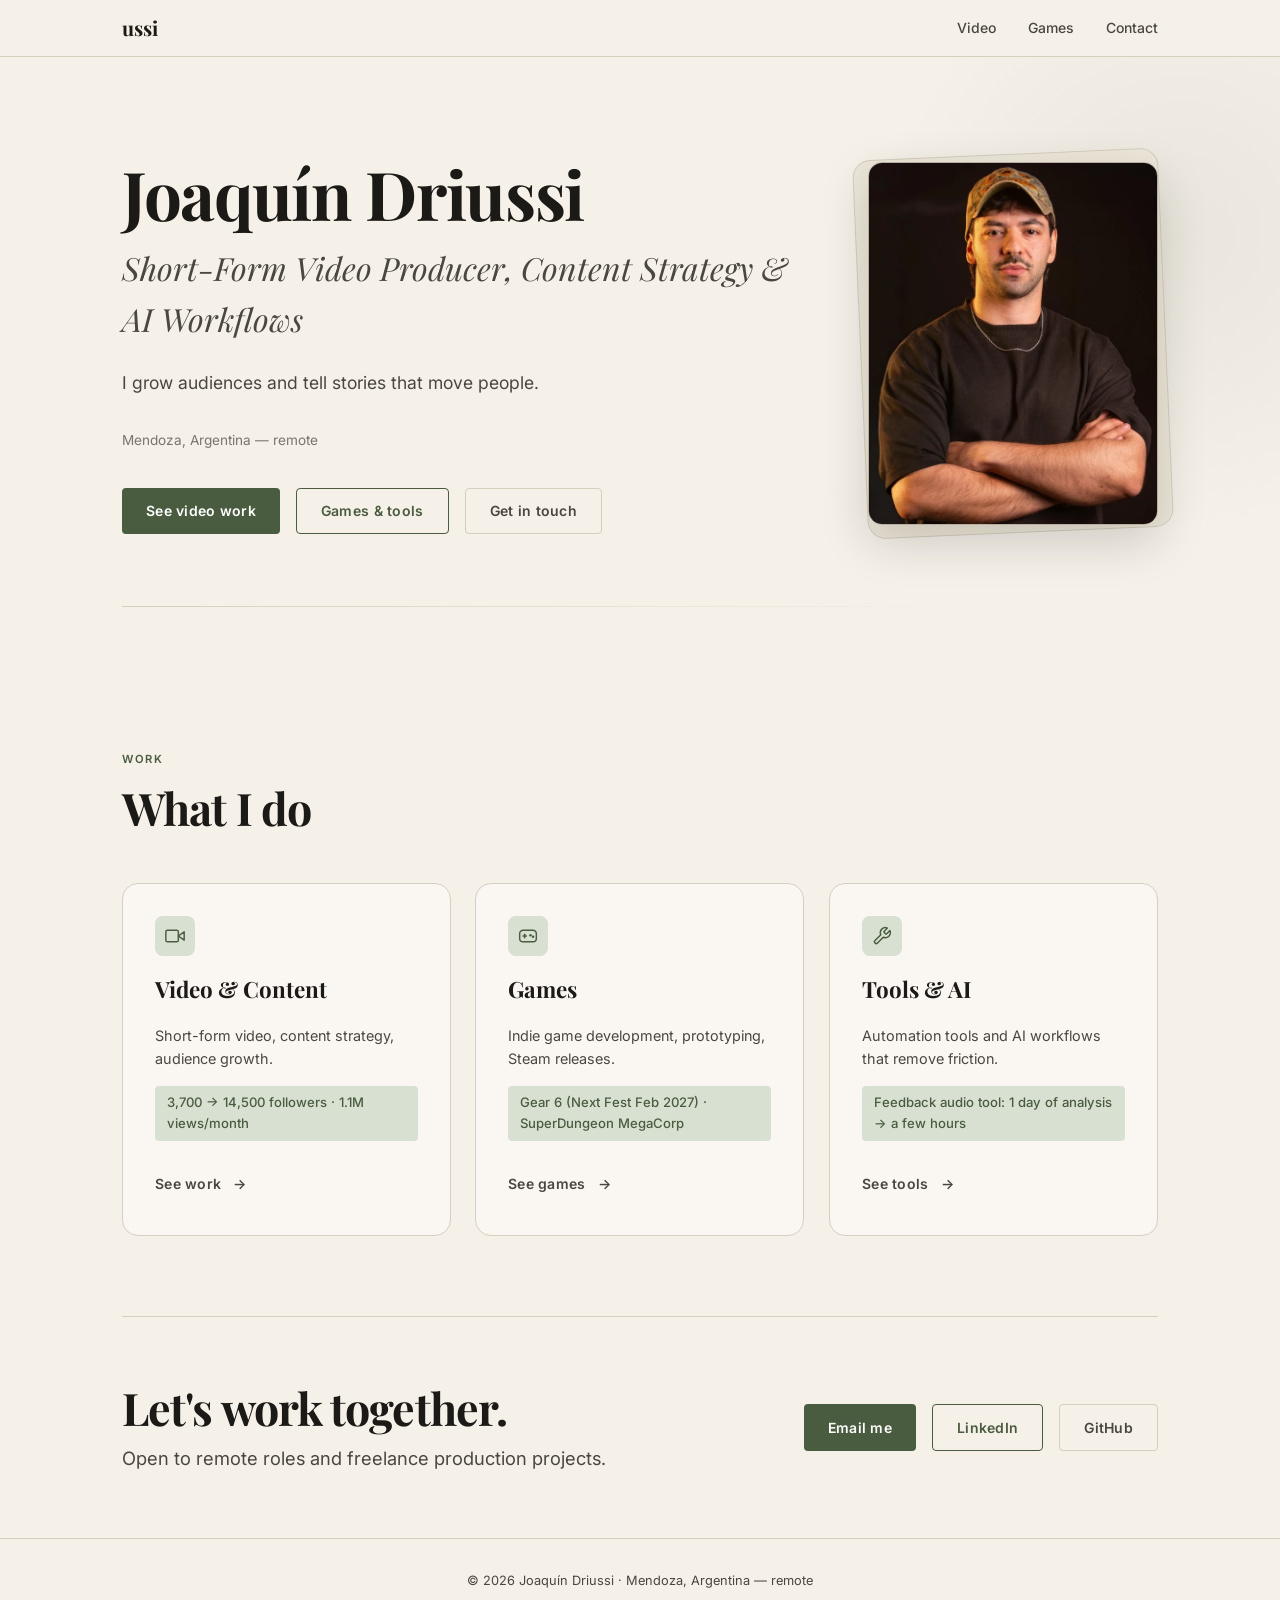
<file: index.html>
<!DOCTYPE html>
<html lang="en">
<head>
  <meta charset="UTF-8" />
  <meta name="viewport" content="width=device-width, initial-scale=1.0" />
  <title>Joaquín Driussi — Video Producer & Game Developer</title>
  <meta name="description" content="Portfolio of Joaquín Driussi — Short-Form Video Producer and Game Developer based in Mendoza, Argentina." />
  <link rel="icon" href="favicon.ico" sizes="any" />
  <link rel="icon" type="image/svg+xml" href="favicon.svg" />
  <link rel="icon" type="image/png" sizes="32x32" href="favicon-32.png" />
  <link rel="icon" type="image/png" sizes="16x16" href="favicon-16.png" />
  <link rel="apple-touch-icon" href="apple-touch-icon.png" />
  <link rel="manifest" href="site.webmanifest" />
  <meta name="theme-color" content="#4A5C3F" />
  <link rel="stylesheet" href="style.css" />
</head>
<body>

  <nav class="nav" id="main-nav">
    <div class="nav__inner">
      <a href="index.html" class="nav__logo">ussi</a>
      <ul class="nav__links">
        <li><a href="video.html" class="nav__link" id="nav-video">Video</a></li>
        <li><a href="games.html" class="nav__link" id="nav-games">Games</a></li>
        <li><a href="mailto:" class="nav__link" id="nav-contact">Contact</a></li>
      </ul>
    </div>
  </nav>

  <section class="hero" id="hero">
    <div class="container hero__container">
      <div class="hero__content">
        <h1 class="hero__name" id="hero-name">Joaquín Driussi</h1>
        <p class="hero__tagline" id="hero-tagline"></p>
        <p class="hero__subtext" id="hero-subtext"></p>
        <p class="hero__meta" id="hero-meta"></p>
        <div class="hero__ctas" id="hero-ctas"></div>
      </div>
      <div class="hero__media" id="hero-media"></div>
    </div>
    <div class="container">
      <div class="hero__divider"></div>
    </div>
  </section>

  <section class="cards-section" id="cards-section">
    <div class="container">
      <div class="cards-section__header">
        <p class="section-label">Work</p>
        <h2>What I do</h2>
      </div>
      <div class="cards-grid" id="cards-grid"></div>
    </div>
  </section>

  <section class="container">
    <div class="contact-strip" id="contact-strip">
      <div class="contact-strip__text">
        <h2>Let's work together.</h2>
        <p class="lead">Open to remote roles and freelance production projects.</p>
      </div>
      <div class="contact-strip__links" id="contact-links"></div>
    </div>
  </section>

  <footer id="site-footer"><p></p></footer>

  <script>
    // Minimal SVG icons — no emojis
    const ICONS = {
      video: `<svg viewBox="0 0 24 24" xmlns="http://www.w3.org/2000/svg"><polygon points="23 7 16 12 23 17 23 7"/><rect x="1" y="5" width="15" height="14" rx="2" ry="2"/></svg>`,
      games: `<svg viewBox="0 0 24 24" xmlns="http://www.w3.org/2000/svg"><line x1="6" y1="12" x2="10" y2="12"/><line x1="8" y1="10" x2="8" y2="14"/><line x1="15" y1="11" x2="15" y2="11" stroke-width="3" stroke-linecap="round"/><line x1="18" y1="13" x2="18" y2="13" stroke-width="3" stroke-linecap="round"/><path d="M17.92 5H6.08C3.82 5 2 6.82 2 9.08v5.84C2 17.18 3.82 19 6.08 19h11.84C20.18 19 22 17.18 22 14.92V9.08C22 6.82 20.18 5 17.92 5z"/></svg>`,
      tools: `<svg viewBox="0 0 24 24" xmlns="http://www.w3.org/2000/svg"><path d="M14.7 6.3a1 1 0 0 0 0 1.4l1.6 1.6a1 1 0 0 0 1.4 0l3.77-3.77a6 6 0 0 1-7.94 7.94l-6.91 6.91a2.12 2.12 0 0 1-3-3l6.91-6.91a6 6 0 0 1 7.94-7.94l-3.76 3.76z"/></svg>`,
    };

    // 3D tilt effect
    function initTilt(cards) {
      cards.forEach(card => {
        card.addEventListener('mouseenter', () => {
          card.style.transition = 'box-shadow 0.3s ease, border-color 0.3s ease';
        });
        card.addEventListener('mousemove', e => {
          const r = card.getBoundingClientRect();
          const x = e.clientX - r.left;
          const y = e.clientY - r.top;
          const cx = r.width / 2;
          const cy = r.height / 2;
          const rotX = ((y - cy) / cy) * -10;
          const rotY = ((x - cx) / cx) * 10;
          card.style.transform = `perspective(1000px) rotateX(${rotX}deg) rotateY(${rotY}deg) translateZ(10px)`;
        });
        card.addEventListener('mouseleave', () => {
          card.style.transition = 'transform 0.5s ease, box-shadow 0.3s ease, border-color 0.3s ease';
          card.style.transform = '';
        });
      });
    }

    async function loadContent() {
      const res = await fetch('content.json');
      const data = await res.json();
      const { hero, cards, site } = data;

      document.querySelector('#nav-contact').href = 'mailto:' + hero.email;
      document.getElementById('hero-name').textContent = hero.name;
      document.getElementById('hero-tagline').textContent = hero.tagline;
      document.getElementById('hero-subtext').textContent = hero.subtagline;
      document.getElementById('hero-meta').textContent = hero.location;
      if (hero.photo && hero.photo.trim() !== '') {
        const mediaEl = document.getElementById('hero-media');
        mediaEl.classList.add('has-photo');
        mediaEl.innerHTML = `
          <div class="hero__photo-wrapper">
            <img src="${hero.photo}" alt="${hero.name}" class="hero__photo" />
          </div>
        `;
      }


      document.getElementById('hero-ctas').innerHTML = `
        <a href="video.html" class="btn btn--primary" id="cta-video">See video work</a>
        <a href="games.html" class="btn btn--outline" id="cta-games">Games &amp; tools</a>
        <a href="mailto:${hero.email}" class="btn btn--outline" id="cta-email" style="border-color:var(--border);color:var(--ink-muted)">Get in touch</a>
      `;

      const grid = document.getElementById('cards-grid');
      grid.innerHTML = cards.map(c => `
        <a href="${c.link}" class="card" id="card-${c.id}">
          <div class="card__icon">${ICONS[c.id] || ''}</div>
          <div class="card__title">${c.title}</div>
          <p class="card__desc">${c.description}</p>
          <div class="card__stat">${c.stat}</div>
          <div class="card__cta">
            <span class="btn btn--ghost">${c.cta} <span class="arrow">→</span></span>
          </div>
        </a>
      `).join('');

      initTilt(grid.querySelectorAll('.card'));

      document.getElementById('contact-links').innerHTML = `
        <a href="mailto:${hero.email}" class="btn btn--primary" id="strip-email">Email me</a>
        <a href="${hero.linkedin}" target="_blank" rel="noopener" class="btn btn--outline" id="strip-linkedin">LinkedIn</a>
        <a href="${hero.github}" target="_blank" rel="noopener" class="btn btn--outline" id="strip-github" style="border-color:var(--border);color:var(--ink-muted)">GitHub</a>
      `;

      document.querySelector('#site-footer p').textContent = `© ${new Date().getFullYear()} ${hero.name} · ${hero.location}`;
      document.title = `${hero.name} — Video Producer & Game Developer`;
    }

    loadContent().catch(e => console.error('content.json error:', e));
  </script>
</body>
</html>
</file>
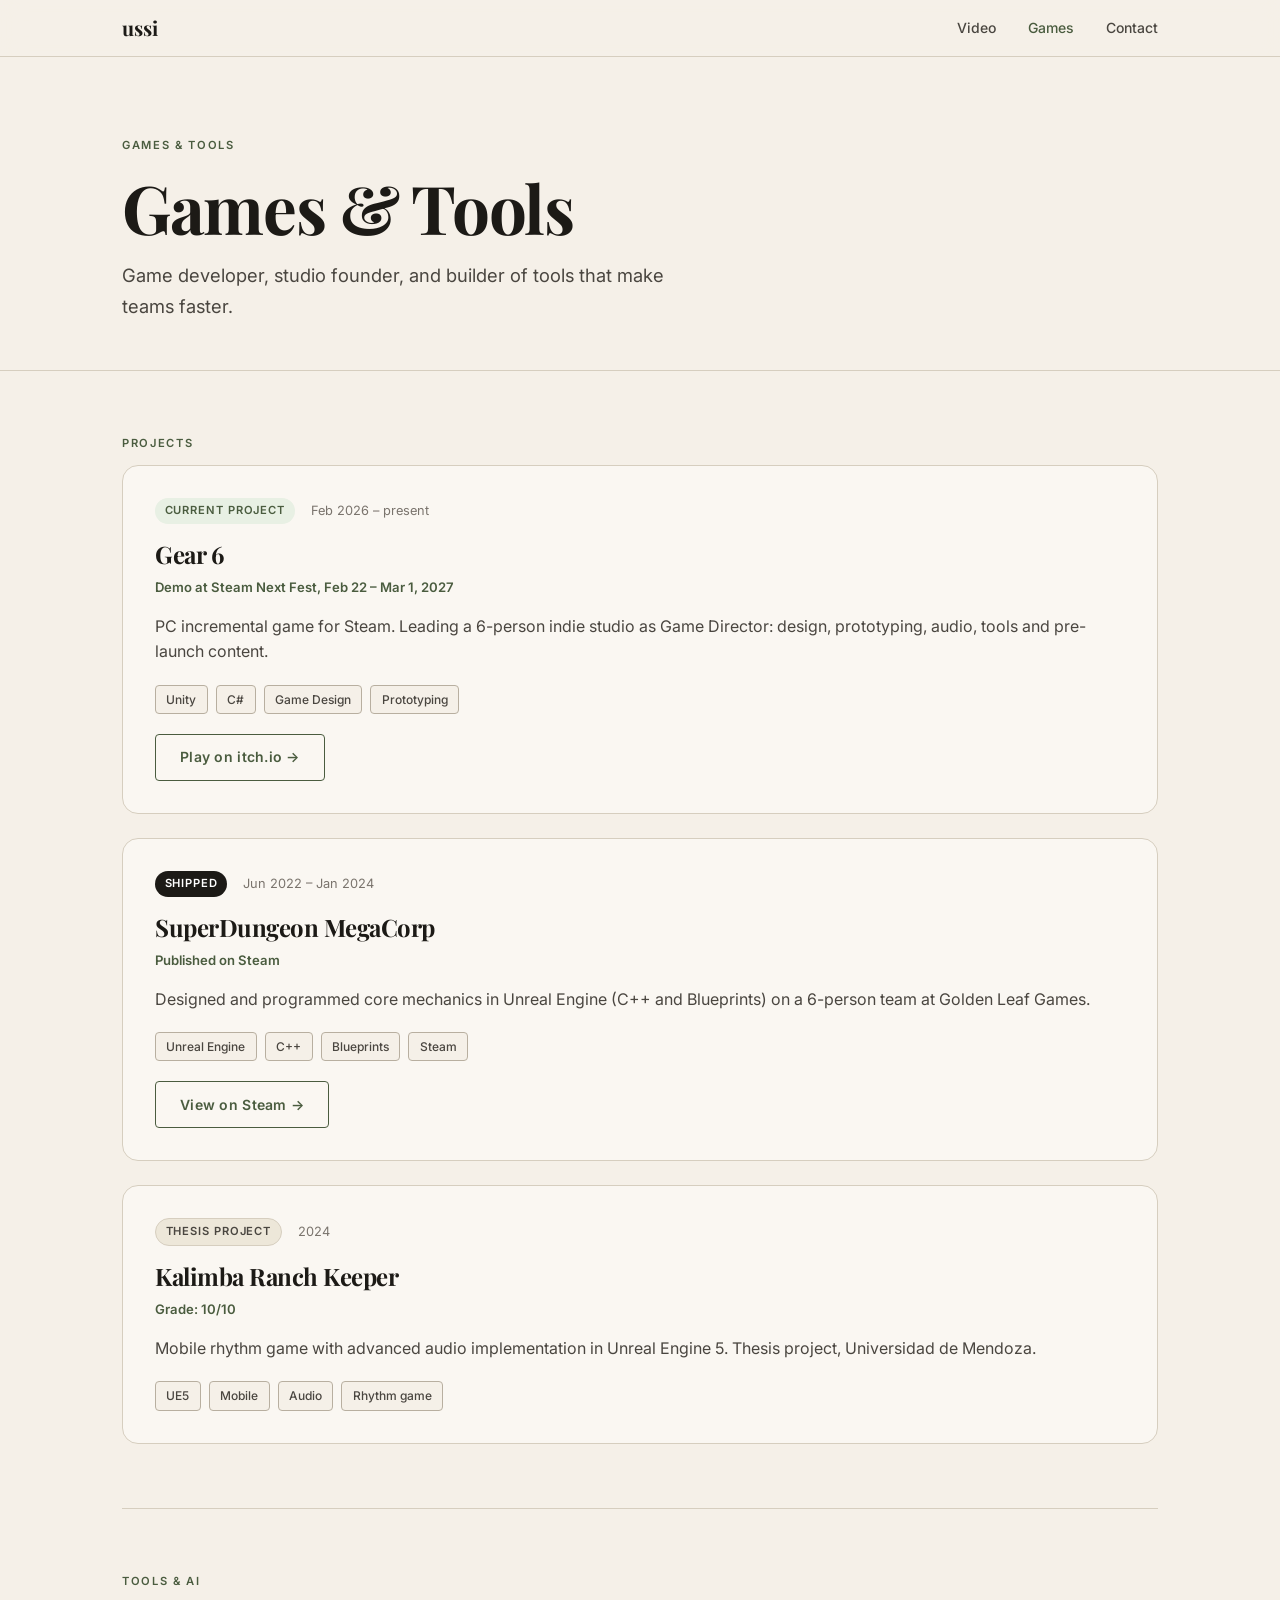
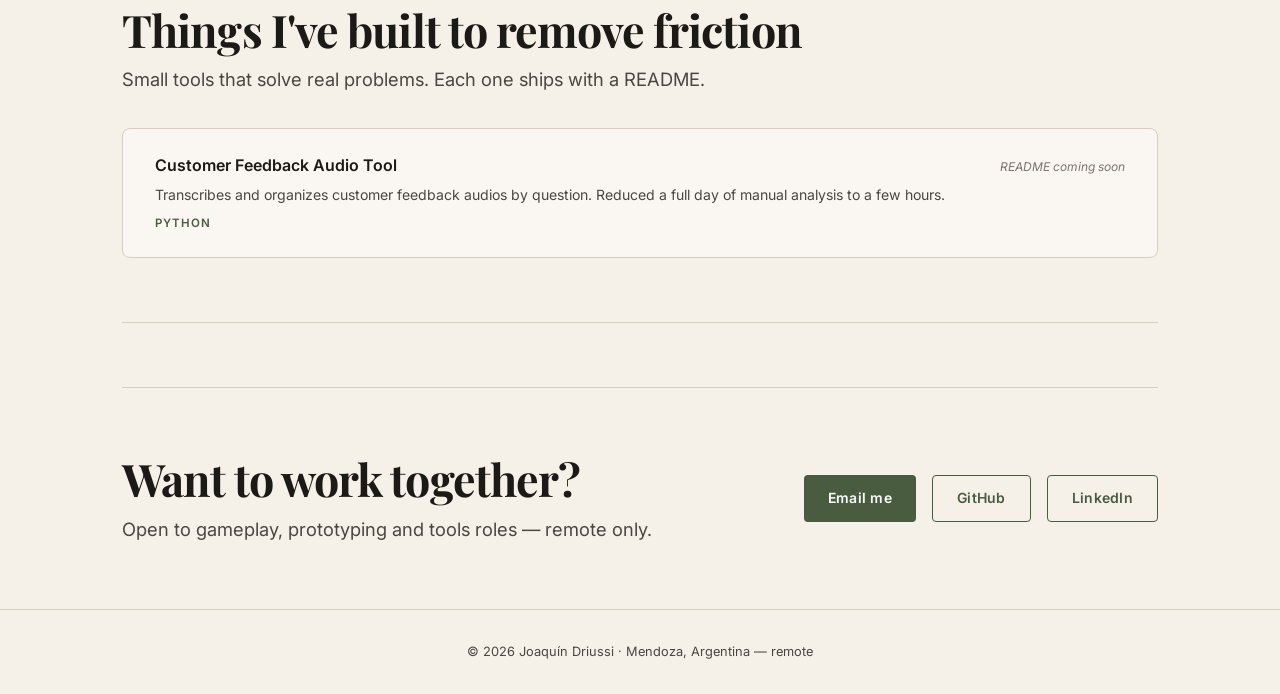
<file: games.html>
<!DOCTYPE html>
<html lang="en">
<head>
  <meta charset="UTF-8" />
  <meta name="viewport" content="width=device-width, initial-scale=1.0" />
  <title>Games & Tools — Joaquín Driussi</title>
  <meta name="description" content="Game development and tools by Joaquín Driussi. Gear 6, SuperDungeon MegaCorp, Kalimba Ranch Keeper." />
  <link rel="icon" href="favicon.ico" sizes="any" />
  <link rel="icon" type="image/svg+xml" href="favicon.svg" />
  <link rel="icon" type="image/png" sizes="32x32" href="favicon-32.png" />
  <link rel="icon" type="image/png" sizes="16x16" href="favicon-16.png" />
  <link rel="apple-touch-icon" href="apple-touch-icon.png" />
  <link rel="manifest" href="site.webmanifest" />
  <meta name="theme-color" content="#4A5C3F" />
  <link rel="stylesheet" href="style.css" />
</head>
<body>

  <nav class="nav">
    <div class="nav__inner">
      <a href="index.html" class="nav__logo">ussi</a>
      <ul class="nav__links">
        <li><a href="video.html" class="nav__link">Video</a></li>
        <li><a href="games.html" class="nav__link nav__link--active">Games</a></li>
        <li><a href="mailto:" class="nav__link" id="nav-contact">Contact</a></li>
      </ul>
    </div>
  </nav>

  <section class="page-hero">
    <div class="container">
      <p class="section-label">Games & Tools</p>
      <h1 id="page-title">Games & Tools</h1>
      <p class="lead" id="page-subtitle"></p>
    </div>
  </section>

  <main class="container">
    <section id="projects-section">
      <p class="section-label">Projects</p>
      <div class="projects-list" id="projects-list"></div>
    </section>

    <div class="divider"></div>

    <section class="tools-section" id="tools-section">
      <p class="section-label">Tools & AI</p>
      <h2>Things I've built to remove friction</h2>
      <p class="lead">Small tools that solve real problems. Each one ships with a README.</p>
      <div class="tools-list" id="tools-list"></div>
    </section>

    <div class="divider"></div>

    <div class="contact-strip">
      <div class="contact-strip__text">
        <h2>Want to work together?</h2>
        <p class="lead">Open to gameplay, prototyping and tools roles — remote only.</p>
      </div>
      <div class="contact-strip__links" id="contact-links"></div>
    </div>
  </main>

  <footer id="site-footer"><p></p></footer>

  <script>
    const BADGE_MAP = {
      'Current project': 'badge--current',
      'Shipped':         'badge--shipped',
      'Thesis project':  'badge--thesis',
    };

    async function loadContent() {
      const res = await fetch('content.json');
      const data = await res.json();
      const { hero, games_page } = data;

      document.querySelector('#nav-contact').href = 'mailto:' + hero.email;
      document.getElementById('page-title').textContent = games_page.title;
      document.getElementById('page-subtitle').textContent = games_page.subtitle;

      document.getElementById('projects-list').innerHTML = games_page.projects.map(p => {
        const badgeClass = BADGE_MAP[p.type] || 'badge--thesis';
        const hasLink = p.external_url && !p.external_url.startsWith('PEGAR') && p.external_url !== '';
        return `
          <article class="project-card" id="project-${p.id}">
            <div class="project-card__meta">
              <span class="badge ${badgeClass}">${p.type}</span>
              <span class="project-card__period">${p.period}</span>
            </div>
            <h2 class="project-card__title">${p.title}</h2>
            <p class="project-card__status">${p.status}</p>
            <p class="project-card__desc">${p.description}</p>
            <div class="tags">${p.tags.map(t => `<span class="tag">${t}</span>`).join('')}</div>
            ${hasLink ? `<div class="project-card__actions"><a href="${p.external_url}" target="_blank" rel="noopener" class="btn btn--outline" id="ext-${p.id}">${p.external_label} →</a></div>` : ''}
          </article>
        `;
      }).join('');

      document.getElementById('tools-list').innerHTML = games_page.tools.map(t => {
        const hasGithub = t.github_url && !t.github_url.startsWith('PEGAR') && t.github_url !== '';
        return `
          <div class="tool-card" id="tool-${t.id}">
            <div class="tool-card__body">
              <div class="tool-card__title">${t.title}</div>
              <p class="tool-card__desc">${t.description}</p>
              <div class="tool-card__tech">${t.tech}</div>
            </div>
            ${hasGithub
              ? `<a href="${t.github_url}" target="_blank" rel="noopener" class="btn btn--ghost">GitHub <span class="arrow">→</span></a>`
              : `<span class="tool-coming-soon">README coming soon</span>`
            }
          </div>
        `;
      }).join('');

      document.getElementById('contact-links').innerHTML = `
        <a href="mailto:${hero.email}" class="btn btn--primary" id="contact-email">Email me</a>
        <a href="${hero.github}" target="_blank" rel="noopener" class="btn btn--outline" id="contact-github">GitHub</a>
        <a href="${hero.linkedin}" target="_blank" rel="noopener" class="btn btn--outline" id="contact-linkedin">LinkedIn</a>
      `;

      document.querySelector('#site-footer p').textContent = `© ${new Date().getFullYear()} ${hero.name} · ${hero.location}`;
      document.title = `Games & Tools — ${hero.name}`;
    }

    loadContent().catch(e => console.error('content.json error:', e));
  </script>
</body>
</html>
</file>
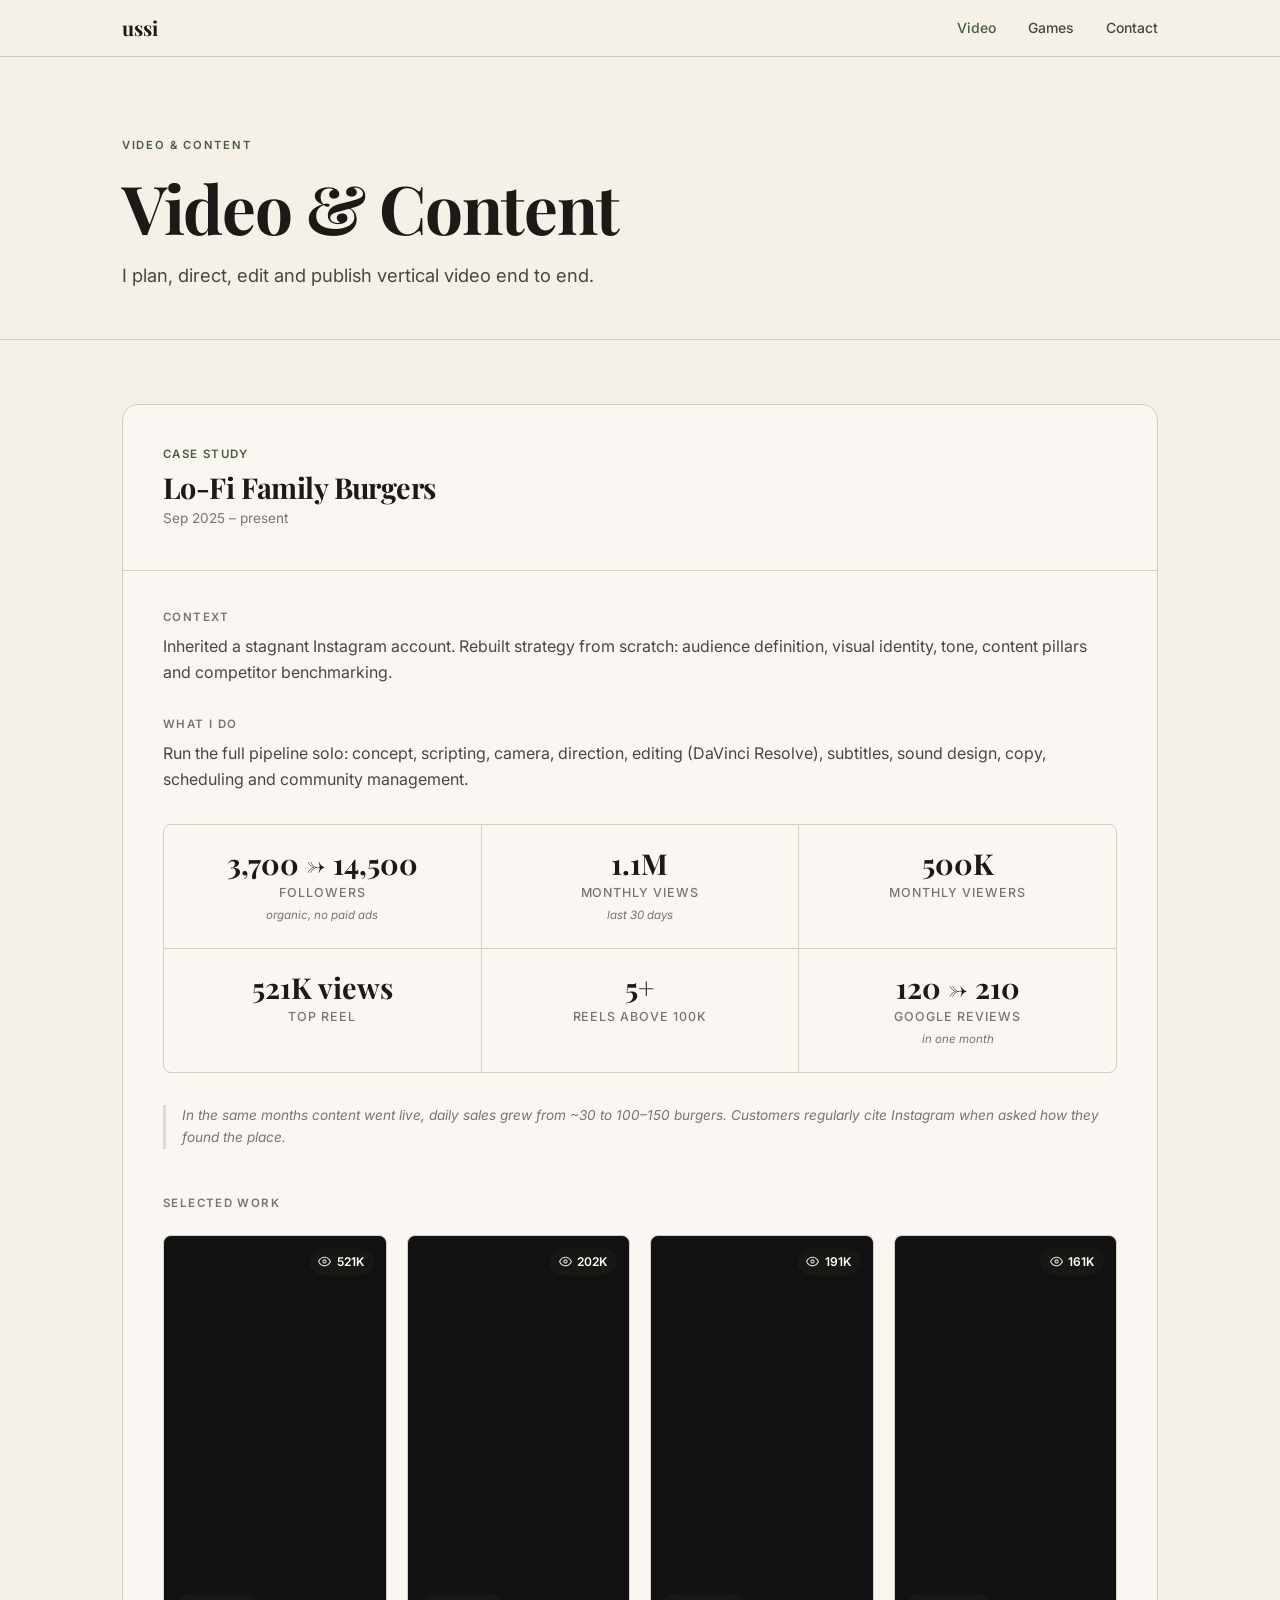
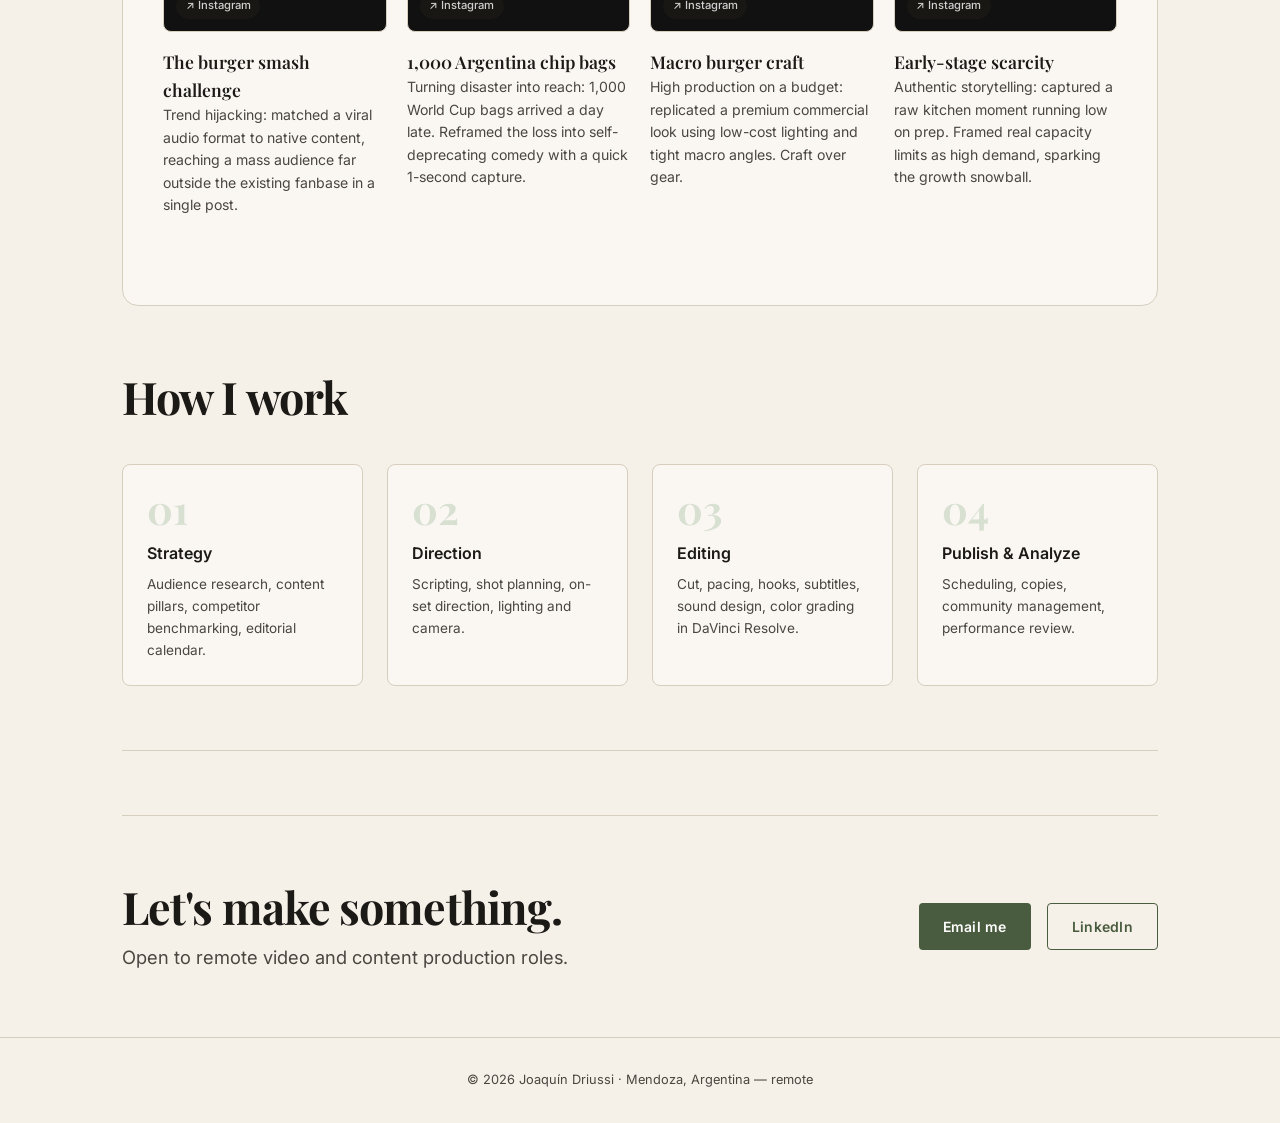
<file: video.html>
<!DOCTYPE html>
<html lang="en">
<head>
  <meta charset="UTF-8" />
  <meta name="viewport" content="width=device-width, initial-scale=1.0" />
  <title>Video & Content — Joaquín Driussi</title>
  <meta name="description" content="Short-form video production and content strategy by Joaquín Driussi. Case study: Lo-Fi Family Burgers." />
  <link rel="icon" href="favicon.ico" sizes="any" />
  <link rel="icon" type="image/svg+xml" href="favicon.svg" />
  <link rel="icon" type="image/png" sizes="32x32" href="favicon-32.png" />
  <link rel="icon" type="image/png" sizes="16x16" href="favicon-16.png" />
  <link rel="apple-touch-icon" href="apple-touch-icon.png" />
  <link rel="manifest" href="site.webmanifest" />
  <meta name="theme-color" content="#4A5C3F" />
  <link rel="stylesheet" href="style.css" />
  <style>
    /* Video reel player */
    .reel-video {
      width: 100%;
      height: 100%;
      object-fit: cover;
      display: block;
      cursor: pointer;
    }
    .reel-card {
      position: relative;
      background: #111;
    }
    .reel-card:hover .reel-card__views { opacity: 1; }
    .reel-card__ig-link {
      position: absolute;
      bottom: 0.75rem;
      left: 0.75rem;
      background: rgba(28,26,22,0.75);
      color: rgba(255,255,255,0.8);
      font-size: 0.7rem;
      font-weight: 500;
      padding: 0.25rem 0.6rem;
      border-radius: 100px;
      backdrop-filter: blur(4px);
      text-decoration: none;
      transition: color 0.2s;
    }
    .reel-card__ig-link:hover { color: #fff; }
  </style>
</head>
<body>

  <nav class="nav">
    <div class="nav__inner">
      <a href="index.html" class="nav__logo">ussi</a>
      <ul class="nav__links">
        <li><a href="video.html" class="nav__link nav__link--active">Video</a></li>
        <li><a href="games.html" class="nav__link">Games</a></li>
        <li><a href="mailto:" class="nav__link" id="nav-contact">Contact</a></li>
      </ul>
    </div>
  </nav>

  <section class="page-hero">
    <div class="container">
      <p class="section-label">Video & Content</p>
      <h1 id="page-title">Video & Content</h1>
      <p class="lead" id="page-subtitle"></p>
    </div>
  </section>

  <main class="container">
    <article class="case-study">
      <div class="case-study__header">
        <p class="case-study__client-label">Case Study</p>
        <h2 class="case-study__client-name" id="cs-client"></h2>
        <p class="case-study__period" id="cs-period"></p>
      </div>
      <div class="case-study__body">
        <div class="case-study__text-block">
          <h4>Context</h4>
          <p id="cs-context"></p>
        </div>
        <div class="case-study__text-block">
          <h4>What I do</h4>
          <p id="cs-what"></p>
        </div>

        <div class="stats-grid" id="stats-grid"></div>
        <p class="attribution-note" id="cs-attribution"></p>

        <div class="reels-section">
          <h3>Selected work</h3>
          <div class="reels-grid" id="reels-grid"></div>
        </div>
      </div>
    </article>

    <section class="process-section">
      <h2>How I work</h2>
      <div class="process-steps" id="process-steps"></div>
    </section>

    <div class="divider"></div>
    <div class="contact-strip">
      <div class="contact-strip__text">
        <h2>Let's make something.</h2>
        <p class="lead">Open to remote video and content production roles.</p>
      </div>
      <div class="contact-strip__links" id="contact-links"></div>
    </div>
  </main>

  <footer id="site-footer"><p></p></footer>

  <script>
    const EYE_SVG = `<svg viewBox="0 0 24 24" fill="none" stroke="currentColor" stroke-width="2" stroke-linecap="round" stroke-linejoin="round" style="width:13px;height:13px;opacity:0.85;flex-shrink:0;"><path d="M1 12s4-8 11-8 11 8 11 8-4 8-11 8-11-8-11-8z"/><circle cx="12" cy="12" r="3"/></svg>`;
    const PLAY_SVG = `<svg viewBox="0 0 24 24" fill="none" stroke="currentColor" stroke-width="1.5" stroke-linecap="round" stroke-linejoin="round" style="width:36px;height:36px;opacity:0.3"><circle cx="12" cy="12" r="10"/><polygon points="10 8 16 12 10 16 10 8" fill="currentColor" stroke="none"/></svg>`;

    async function loadContent() {
      const res = await fetch('content.json');
      const data = await res.json();
      const { hero, video_page } = data;
      const cs = video_page.case_study;

      document.querySelector('#nav-contact').href = 'mailto:' + hero.email;
      document.getElementById('page-title').textContent = video_page.title;
      document.getElementById('page-subtitle').textContent = video_page.subtitle;
      document.getElementById('cs-client').textContent = cs.client;
      document.getElementById('cs-period').textContent = cs.period;
      document.getElementById('cs-context').textContent = cs.context;
      document.getElementById('cs-what').textContent = cs.what_i_do;
      document.getElementById('cs-attribution').textContent = cs.attribution_note;

      // Stats
      document.getElementById('stats-grid').innerHTML = cs.stats.map(s => `
        <div class="stat-item">
          <div class="stat-item__value">${s.value}</div>
          <div class="stat-item__label">${s.label}</div>
          ${s.note ? `<div class="stat-item__note">${s.note}</div>` : ''}
        </div>
      `).join('');

      // Reels — MP4 with autoplay loop muted
      document.getElementById('reels-grid').innerHTML = cs.reels.map((r, i) => {
        const hasVideo = r.video_file && r.video_file !== '';
        const hasIg = r.instagram_url && !r.instagram_url.startsWith('PEGAR');

        const videoEl = hasVideo
          ? `<video class="reel-video" autoplay loop muted playsinline preload="metadata"
               title="${r.title}"
               onclick="this.paused ? this.play() : this.pause()">
               <source src="${r.video_file}" type="video/mp4" />
             </video>`
          : `<div class="reel-card__placeholder" style="height:100%;display:flex;flex-direction:column;align-items:center;justify-content:center;color:rgba(255,255,255,0.3);gap:0.75rem;">
               ${PLAY_SVG}
               <span style="font-size:0.8rem">Drop reel${i+1}.mp4 in videos/</span>
             </div>`;

        return `
          <div class="reel-item" id="reel-item-${i}">
            <div class="reel-card">
              ${videoEl}
              <div class="reel-card__views">${EYE_SVG}<span>${r.views}</span></div>
              ${hasIg ? `<a href="${r.instagram_url}" target="_blank" rel="noopener" class="reel-card__ig-link">↗ Instagram</a>` : ''}
            </div>
            <div class="reel-info">
              <div class="reel-info__title">${r.title}</div>
              <p class="reel-info__highlight">${r.highlight}</p>
            </div>
          </div>
        `;
      }).join('');

      // Process
      document.getElementById('process-steps').innerHTML = video_page.process.map(p => `
        <div class="process-step">
          <div class="process-step__number">${p.step}</div>
          <div class="process-step__title">${p.title}</div>
          <p class="process-step__desc">${p.desc}</p>
        </div>
      `).join('');

      // Contact
      document.getElementById('contact-links').innerHTML = `
        <a href="mailto:${hero.email}" class="btn btn--primary" id="contact-email">Email me</a>
        <a href="${hero.linkedin}" target="_blank" rel="noopener" class="btn btn--outline" id="contact-linkedin">LinkedIn</a>
      `;

      document.querySelector('#site-footer p').textContent = `© ${new Date().getFullYear()} ${hero.name} · ${hero.location}`;
      document.title = `Video & Content — ${hero.name}`;
    }

    loadContent().catch(e => console.error('content.json error:', e));
  </script>
</body>
</html>
</file>
<file: style.css>
﻿@import url('https://fonts.googleapis.com/css2?family=Playfair+Display:ital,wght@0,400;0,600;0,700;1,400;1,600&family=Inter:wght@300;400;500;600&display=swap');

:root {
  --cream:       #F5F0E8;
  --cream-dark:  #EDE7D9;
  --cream-light: #FAF7F2;
  --ink:         #1C1A16;
  --ink-muted:   #4A4640;
  --ink-light:   #7A746D;
  --olive:       #4A5C3F;
  --olive-light: #607A52;
  --olive-faint: #D8E0D2;
  --border:      #D6CEBF;
  --border-dark: #B8AFA0;
  --font-serif: 'Playfair Display', Georgia, serif;
  --font-sans:  'Inter', system-ui, sans-serif;
  --radius-sm: 4px;
  --radius-md: 8px;
  --radius-lg: 16px;
  --shadow-sm: 0 1px 3px rgba(28,26,22,0.08);
  --shadow-md: 0 4px 16px rgba(28,26,22,0.10);
  --shadow-lg: 0 16px 48px rgba(28,26,22,0.18);
  --max-w: 1100px;
}

*, *::before, *::after { box-sizing: border-box; margin: 0; padding: 0; }
html { scroll-behavior: smooth; }
body { background: var(--cream); color: var(--ink); font-family: var(--font-sans); font-size: 16px; line-height: 1.6; -webkit-font-smoothing: antialiased; }
img { max-width: 100%; display: block; }
a { color: inherit; text-decoration: none; }
ul { list-style: none; }

.container { max-width: var(--max-w); margin: 0 auto; padding: 0 2rem; }
.olive { color: var(--olive); }

h1, h2, h3, h4 { font-family: var(--font-serif); font-weight: 700; line-height: 1.2; letter-spacing: -0.02em; }
h1 { font-size: clamp(2.6rem, 6vw, 4.2rem); }
h2 { font-size: clamp(1.8rem, 4vw, 2.8rem); }
h3 { font-size: clamp(1.2rem, 2.5vw, 1.6rem); }
h4 { font-size: 1.1rem; }
p { color: var(--ink-muted); }
.lead { font-size: 1.15rem; color: var(--ink-muted); line-height: 1.7; }

/* NAV */
.nav { position: sticky; top: 0; z-index: 100; background: rgba(245,240,232,0.92); backdrop-filter: blur(12px); border-bottom: 1px solid var(--border); }
.nav__inner { display: flex; align-items: center; justify-content: space-between; height: 56px; max-width: var(--max-w); margin: 0 auto; padding: 0 2rem; }
.nav__logo { font-family: var(--font-serif); font-weight: 700; font-size: 1.25rem; color: var(--ink); }
.nav__links { display: flex; gap: 2rem; align-items: center; }
.nav__link { font-size: 0.875rem; font-weight: 500; color: var(--ink-muted); transition: color 0.2s; }
.nav__link:hover, .nav__link--active { color: var(--olive); }

/* BUTTONS */
.btn { display: inline-flex; align-items: center; gap: 0.5rem; padding: 0.7rem 1.5rem; border-radius: var(--radius-sm); font-family: var(--font-sans); font-size: 0.875rem; font-weight: 600; letter-spacing: 0.02em; transition: all 0.2s ease; cursor: pointer; border: none; }
.btn--primary { background: var(--olive); color: #fff; }
.btn--primary:hover { background: var(--olive-light); transform: translateY(-1px); box-shadow: var(--shadow-md); }
.btn--outline { background: transparent; color: var(--olive); border: 1.5px solid var(--olive); }
.btn--outline:hover { background: var(--olive-faint); transform: translateY(-1px); }
.btn--ghost { background: transparent; color: var(--ink-muted); padding: 0.5rem 0; }
.btn--ghost:hover { color: var(--olive); }
.btn--ghost .arrow { display: inline-block; transition: transform 0.2s; margin-left: 4px; }
.btn--ghost:hover .arrow { transform: translateX(4px); }

/* SECTION LABEL */
.section-label { font-size: 0.7rem; font-weight: 600; letter-spacing: 0.15em; text-transform: uppercase; color: var(--olive); margin-bottom: 0.75rem; }

/* HERO */
.hero { padding: 6rem 0 4rem; position: relative; overflow: hidden; }
.hero::before { content: ''; position: absolute; top: -120px; right: -200px; width: 600px; height: 600px; background: radial-gradient(circle, rgba(74,92,63,0.07) 0%, transparent 70%); pointer-events: none; }
.hero__container { display: flex; align-items: center; justify-content: space-between; gap: 4rem; }
.hero__content { flex: 1; min-width: 0; }
.hero__name { margin-bottom: 0.5rem; color: var(--ink); }
.hero__tagline { font-family: var(--font-serif); font-size: clamp(1.4rem, 3.5vw, 2rem); font-weight: 400; font-style: italic; color: var(--ink-muted); margin-bottom: 1.5rem; }
.hero__subtext { font-size: 1.1rem; color: var(--ink-muted); max-width: 560px; line-height: 1.7; margin-bottom: 2rem; }
.hero__meta { font-size: 0.85rem; color: var(--ink-light); display: flex; align-items: center; gap: 0.5rem; margin-bottom: 2.25rem; }
.hero__ctas { display: flex; gap: 1rem; flex-wrap: wrap; }
.hero__divider { margin-top: 4.5rem; height: 1px; background: linear-gradient(90deg, var(--border) 0%, transparent 80%); }

.hero__media { flex-shrink: 0; display: none; }
.hero__media.has-photo { display: block; }
.hero__photo-wrapper {
  position: relative;
  width: 290px;
}
.hero__photo-wrapper::before {
  content: '';
  position: absolute;
  inset: -8px;
  border-radius: 18px;
  border: 1px solid var(--border);
  background: var(--cream-dark);
  transform: rotate(-2.5deg);
  z-index: 0;
  transition: transform 0.3s ease;
}
.hero__photo-wrapper:hover::before {
  transform: rotate(0deg);
}
.hero__photo {
  position: relative;
  z-index: 1;
  width: 100%;
  aspect-ratio: 4 / 5;
  object-fit: cover;
  border-radius: 14px;
  border: 1px solid var(--border-dark);
  box-shadow: var(--shadow-lg);
  display: block;
}

/* 3D TILT CARDS */
.cards-section { padding: 5rem 0; }
.cards-section__header { margin-bottom: 3rem; }
.cards-section__header h2 { margin-bottom: 0.75rem; }
.cards-grid { display: grid; grid-template-columns: repeat(3, 1fr); gap: 1.5rem; perspective: 1200px; }

.card {
  background: var(--cream-light);
  border: 1px solid var(--border);
  border-radius: var(--radius-lg);
  padding: 2rem;
  display: flex;
  flex-direction: column;
  gap: 1rem;
  position: relative;
  overflow: hidden;
  cursor: pointer;
  transform-style: preserve-3d;
  will-change: transform;
  transition: box-shadow 0.3s ease, border-color 0.3s ease;
}
.card::before {
  content: '';
  position: absolute;
  top: 0; left: 0; right: 0;
  height: 3px;
  background: linear-gradient(90deg, var(--olive), var(--olive-light));
  transform: scaleX(0);
  transform-origin: left;
  transition: transform 0.4s ease;
}
.card:hover { box-shadow: var(--shadow-lg); border-color: var(--border-dark); }
.card:hover::before { transform: scaleX(1); }

.card__icon { width: 40px; height: 40px; border-radius: var(--radius-md); background: var(--olive-faint); display: flex; align-items: center; justify-content: center; }
.card__icon svg { width: 20px; height: 20px; stroke: var(--olive); fill: none; stroke-width: 1.75; stroke-linecap: round; stroke-linejoin: round; }
.card__title { font-family: var(--font-serif); font-size: 1.4rem; font-weight: 700; color: var(--ink); }
.card__desc { font-size: 0.9rem; color: var(--ink-muted); line-height: 1.6; }
.card__stat { font-size: 0.82rem; font-weight: 500; color: var(--olive); background: var(--olive-faint); padding: 0.4rem 0.75rem; border-radius: var(--radius-sm); display: inline-block; margin-top: auto; }
.card__cta { margin-top: 0.5rem; }

/* CONTACT STRIP */
.contact-strip { border-top: 1px solid var(--border); padding: 4rem 0; display: flex; align-items: center; justify-content: space-between; gap: 2rem; flex-wrap: wrap; }
.contact-strip__text h2 { margin-bottom: 0.5rem; }
.contact-strip__links { display: flex; gap: 1rem; flex-wrap: wrap; }

/* FOOTER */
footer { border-top: 1px solid var(--border); padding: 2rem; text-align: center; font-size: 0.8rem; color: var(--ink-light); }

/* PAGE HERO */
.page-hero { padding: 5rem 0 3rem; border-bottom: 1px solid var(--border); margin-bottom: 4rem; }
.page-hero h1 { margin-bottom: 0.75rem; }
.page-hero .lead { max-width: 560px; }

/* CASE STUDY */
.case-study { background: var(--cream-light); border: 1px solid var(--border); border-radius: var(--radius-lg); overflow: hidden; margin-bottom: 4rem; }
.case-study__header { padding: 2.5rem; border-bottom: 1px solid var(--border); }
.case-study__client-label { font-size: 0.72rem; font-weight: 600; letter-spacing: 0.12em; text-transform: uppercase; color: var(--olive); margin-bottom: 0.4rem; }
.case-study__client-name { font-family: var(--font-serif); font-size: 1.8rem; font-weight: 700; }
.case-study__period { font-size: 0.85rem; color: var(--ink-light); margin-top: 0.25rem; }
.case-study__body { padding: 2.5rem; }
.case-study__text-block { margin-bottom: 2rem; }
.case-study__text-block h4 { font-family: var(--font-sans); font-size: 0.72rem; font-weight: 600; letter-spacing: 0.12em; text-transform: uppercase; color: var(--ink-light); margin-bottom: 0.6rem; }
.case-study__text-block p { color: var(--ink-muted); }

/* STATS */
.stats-grid { display: grid; grid-template-columns: repeat(3, 1fr); gap: 1px; background: var(--border); border: 1px solid var(--border); border-radius: var(--radius-md); overflow: hidden; margin: 2rem 0; }
.stat-item { background: var(--cream-light); padding: 1.5rem; text-align: center; }
.stat-item__value { font-family: var(--font-serif); font-size: 1.8rem; font-weight: 700; color: var(--ink); line-height: 1; margin-bottom: 0.3rem; }
.stat-item__label { font-size: 0.78rem; font-weight: 500; color: var(--ink-light); text-transform: uppercase; letter-spacing: 0.08em; }
.stat-item__note { font-size: 0.72rem; color: var(--ink-light); margin-top: 0.2rem; font-style: italic; }
.attribution-note { font-size: 0.85rem; font-style: italic; color: var(--ink-light); border-left: 3px solid var(--olive-faint); padding-left: 1rem; margin: 1.5rem 0; }

/* REELS — 2x2 grid with title+highlight */
.reels-section { margin: 3rem 0; }
.reels-section h3 { margin-bottom: 1.5rem; font-size: 0.72rem; font-family: var(--font-sans); font-weight: 600; text-transform: uppercase; letter-spacing: 0.12em; color: var(--ink-light); }
.reels-grid { display: grid; grid-template-columns: repeat(4, 1fr); gap: 1.25rem; }
.reel-item { display: flex; flex-direction: column; gap: 1rem; }
.reel-card { border-radius: var(--radius-md); overflow: hidden; border: 1px solid var(--border); background: var(--ink); aspect-ratio: 9/16; position: relative; }
.reel-card iframe { width: 100%; height: 100%; border: none; }
.reel-card__placeholder { width: 100%; height: 100%; display: flex; flex-direction: column; align-items: center; justify-content: center; color: rgba(255,255,255,0.3); font-size: 0.8rem; gap: 0.5rem; padding: 1.5rem; text-align: center; }
.reel-card__placeholder svg { width: 32px; height: 32px; opacity: 0.3; }
.reel-card__views { position: absolute; top: 0.75rem; right: 0.75rem; background: rgba(28,26,22,0.75); color: #fff; font-size: 0.75rem; font-weight: 600; padding: 0.25rem 0.6rem; border-radius: 100px; backdrop-filter: blur(4px); display: inline-flex; align-items: center; gap: 0.35rem; }
.reel-info__title { font-family: var(--font-serif); font-size: 1.1rem; font-weight: 600; color: var(--ink); }
.reel-info__highlight { font-size: 0.88rem; color: var(--ink-muted); line-height: 1.6; }

/* PROCESS */
.process-section { margin: 4rem 0; }
.process-section h2 { margin-bottom: 2.5rem; }
.process-steps { display: grid; grid-template-columns: repeat(4, 1fr); gap: 1.5rem; }
.process-step { padding: 1.5rem; border: 1px solid var(--border); border-radius: var(--radius-md); background: var(--cream-light); }
.process-step__number { font-family: var(--font-serif); font-size: 2.5rem; font-weight: 700; color: var(--olive-faint); line-height: 1; margin-bottom: 0.75rem; }
.process-step__title { font-weight: 600; font-size: 1rem; margin-bottom: 0.5rem; color: var(--ink); }
.process-step__desc { font-size: 0.85rem; color: var(--ink-muted); line-height: 1.6; }

/* PROJECTS */
.projects-list { display: flex; flex-direction: column; gap: 1.5rem; margin-bottom: 4rem; }
.project-card { border: 1px solid var(--border); border-radius: var(--radius-lg); padding: 2rem; background: var(--cream-light); transition: box-shadow 0.25s, transform 0.25s; }
.project-card:hover { box-shadow: var(--shadow-md); transform: translateY(-2px); }
.project-card__meta { display: flex; align-items: center; gap: 1rem; margin-bottom: 1rem; }
.badge { font-size: 0.7rem; font-weight: 600; letter-spacing: 0.08em; text-transform: uppercase; padding: 0.25rem 0.6rem; border-radius: 100px; }
.badge--current { background: #E8F0E4; color: var(--olive); }
.badge--shipped { background: var(--ink); color: #fff; }
.badge--thesis  { background: var(--cream-dark); color: var(--ink-muted); border: 1px solid var(--border); }
.project-card__period { font-size: 0.8rem; color: var(--ink-light); }
.project-card__title { font-family: var(--font-serif); font-size: 1.5rem; font-weight: 700; margin-bottom: 0.5rem; }
.project-card__status { font-size: 0.82rem; font-weight: 600; color: var(--olive); margin-bottom: 1rem; }
.project-card__desc { color: var(--ink-muted); margin-bottom: 1.25rem; }
.tags { display: flex; flex-wrap: wrap; gap: 0.5rem; }
.tag { font-size: 0.75rem; font-weight: 500; padding: 0.25rem 0.65rem; border: 1px solid var(--border-dark); border-radius: var(--radius-sm); color: var(--ink-muted); background: var(--cream); }
.project-card__actions { margin-top: 1.25rem; display: flex; gap: 1rem; flex-wrap: wrap; }

/* TOOLS */
.tools-section { margin-bottom: 4rem; scroll-margin-top: 80px; }
.tools-section h2 { margin-bottom: 0.5rem; }
.tools-section .lead { margin-bottom: 2rem; }
.tools-list { display: flex; flex-direction: column; gap: 1rem; }
.tool-card { border: 1px solid var(--border); border-radius: var(--radius-md); padding: 1.5rem 2rem; background: var(--cream-light); display: flex; align-items: flex-start; justify-content: space-between; gap: 2rem; transition: box-shadow 0.2s; }
.tool-card:hover { box-shadow: var(--shadow-sm); }
.tool-card__title { font-weight: 600; color: var(--ink); margin-bottom: 0.35rem; }
.tool-card__desc { font-size: 0.88rem; color: var(--ink-muted); }
.tool-card__tech { font-size: 0.72rem; font-weight: 600; color: var(--olive); text-transform: uppercase; letter-spacing: 0.08em; margin-top: 0.5rem; }
.tool-coming-soon { font-size: 0.75rem; color: var(--ink-light); font-style: italic; white-space: nowrap; padding-top: 0.25rem; }

/* DIVIDER */
.divider { height: 1px; background: var(--border); margin: 4rem 0; }

/* RESPONSIVE */
@media (max-width: 900px) {
  .hero__container { flex-direction: column-reverse; align-items: flex-start; gap: 2.5rem; }
  .hero__photo-wrapper { width: 220px; }
  .cards-grid { grid-template-columns: 1fr 1fr; }
  .process-steps { grid-template-columns: 1fr 1fr; }
  .stats-grid { grid-template-columns: repeat(3, 1fr); }
}
@media (max-width: 640px) {
  .container { padding: 0 1.25rem; }
  .hero { padding: 4rem 0 3rem; }
  .cards-grid, .process-steps { grid-template-columns: 1fr; }
  .stats-grid { grid-template-columns: 1fr 1fr; }
  .reels-grid { grid-template-columns: 1fr; }
  .contact-strip, .hero__ctas { flex-direction: column; }
  .nav__links { gap: 1rem; }
  .tool-card { flex-direction: column; }
}
</file>
